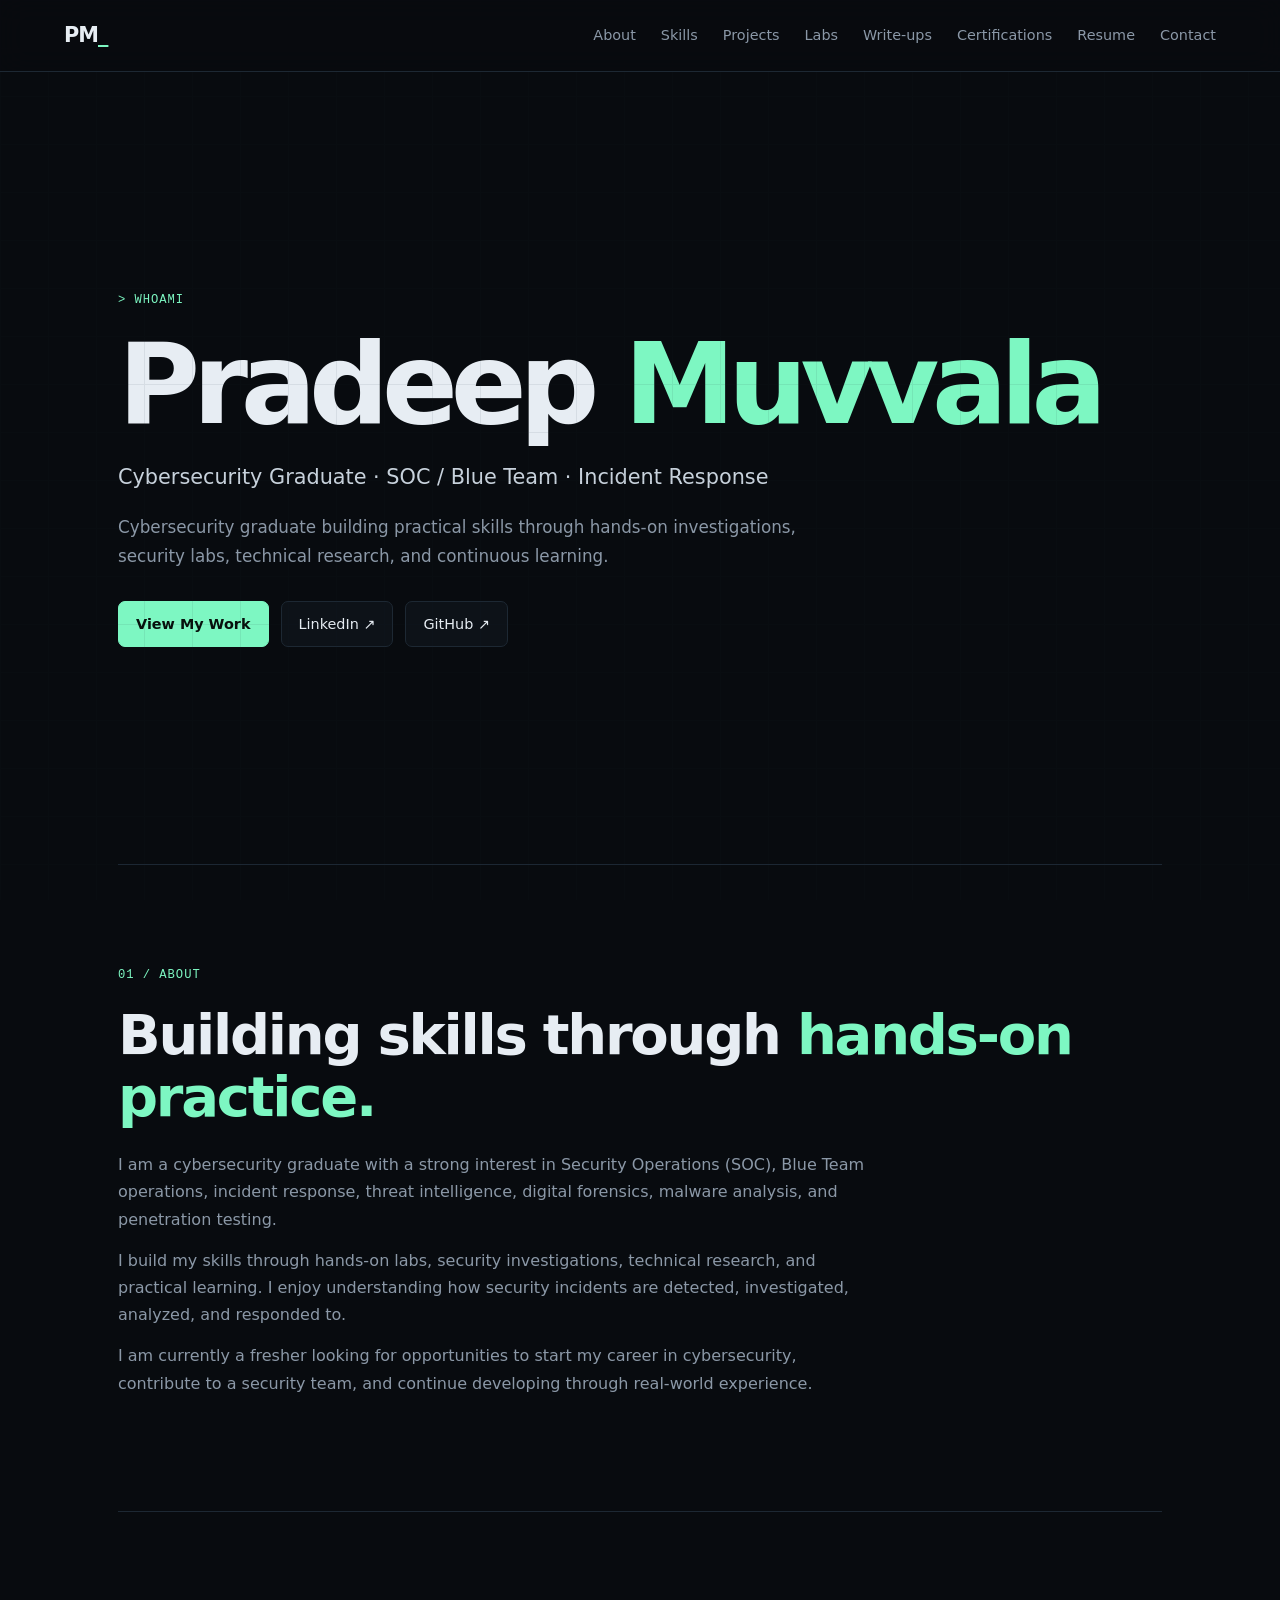
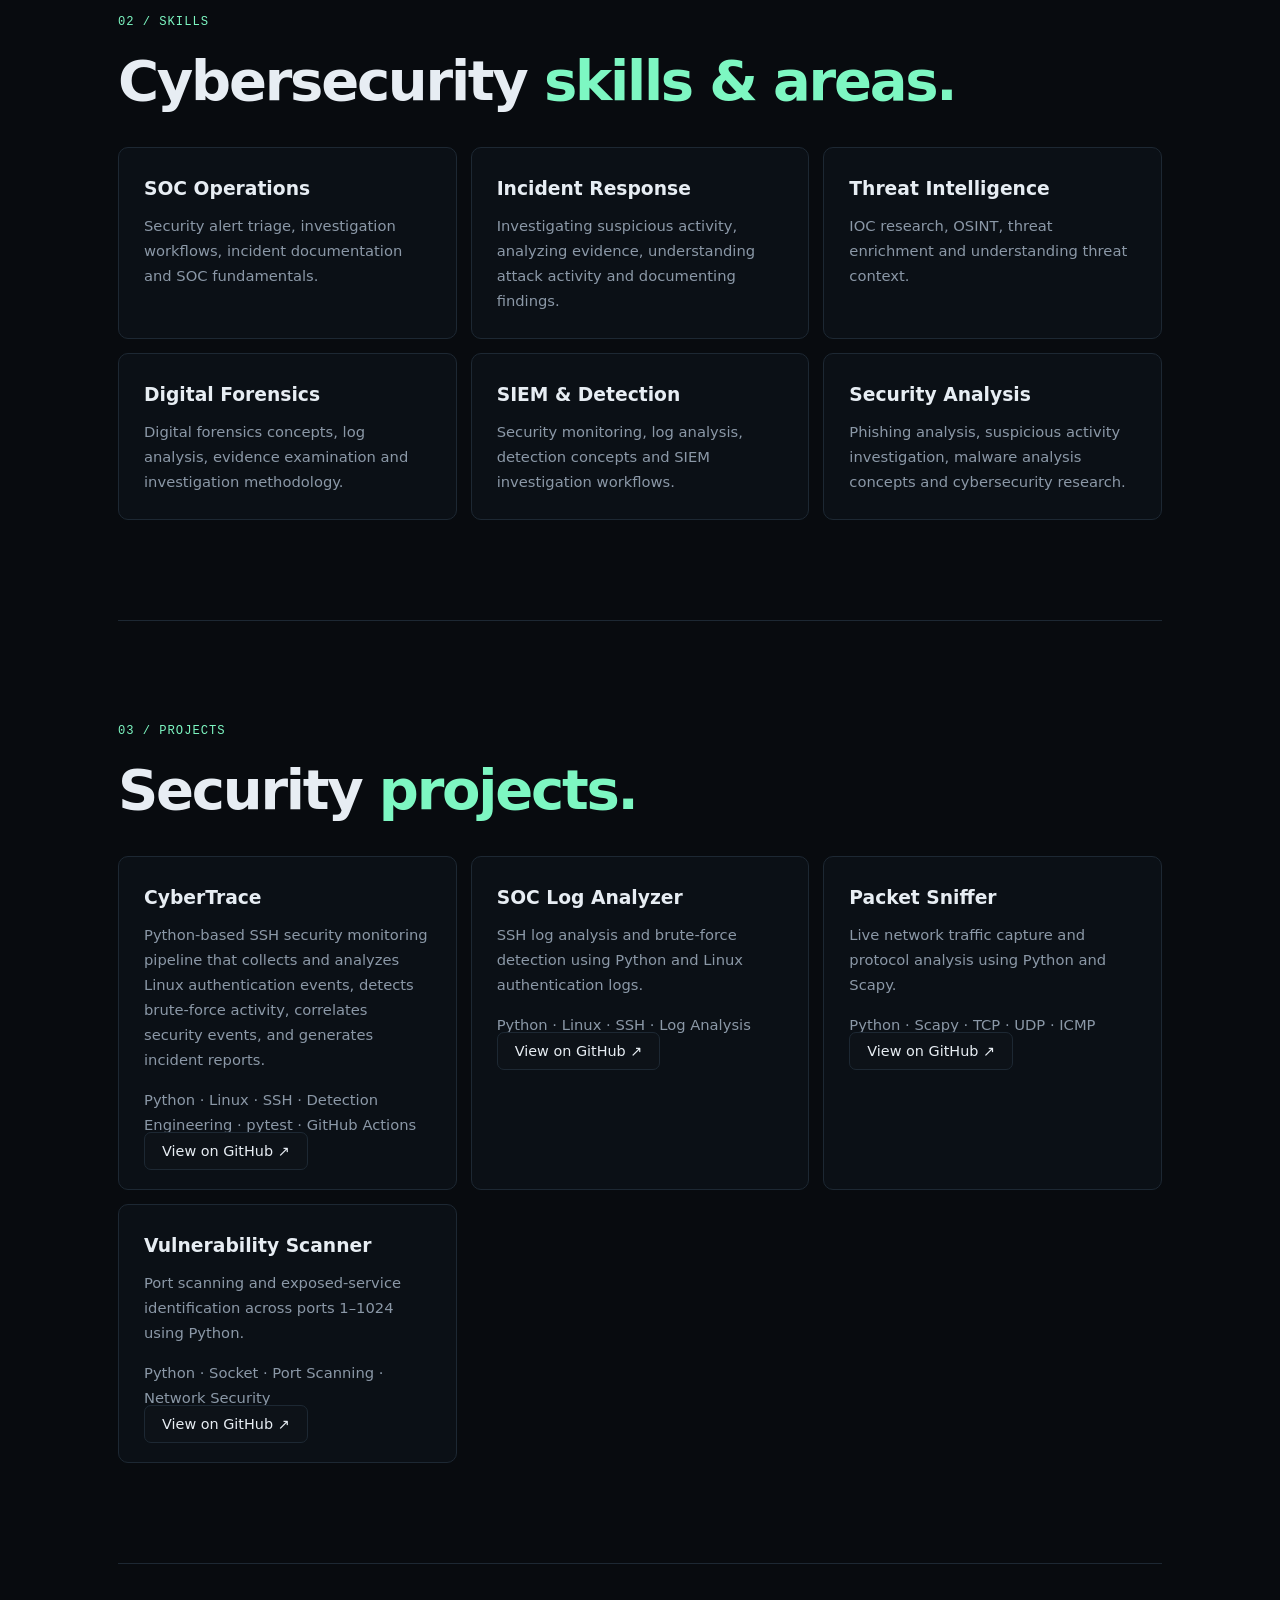
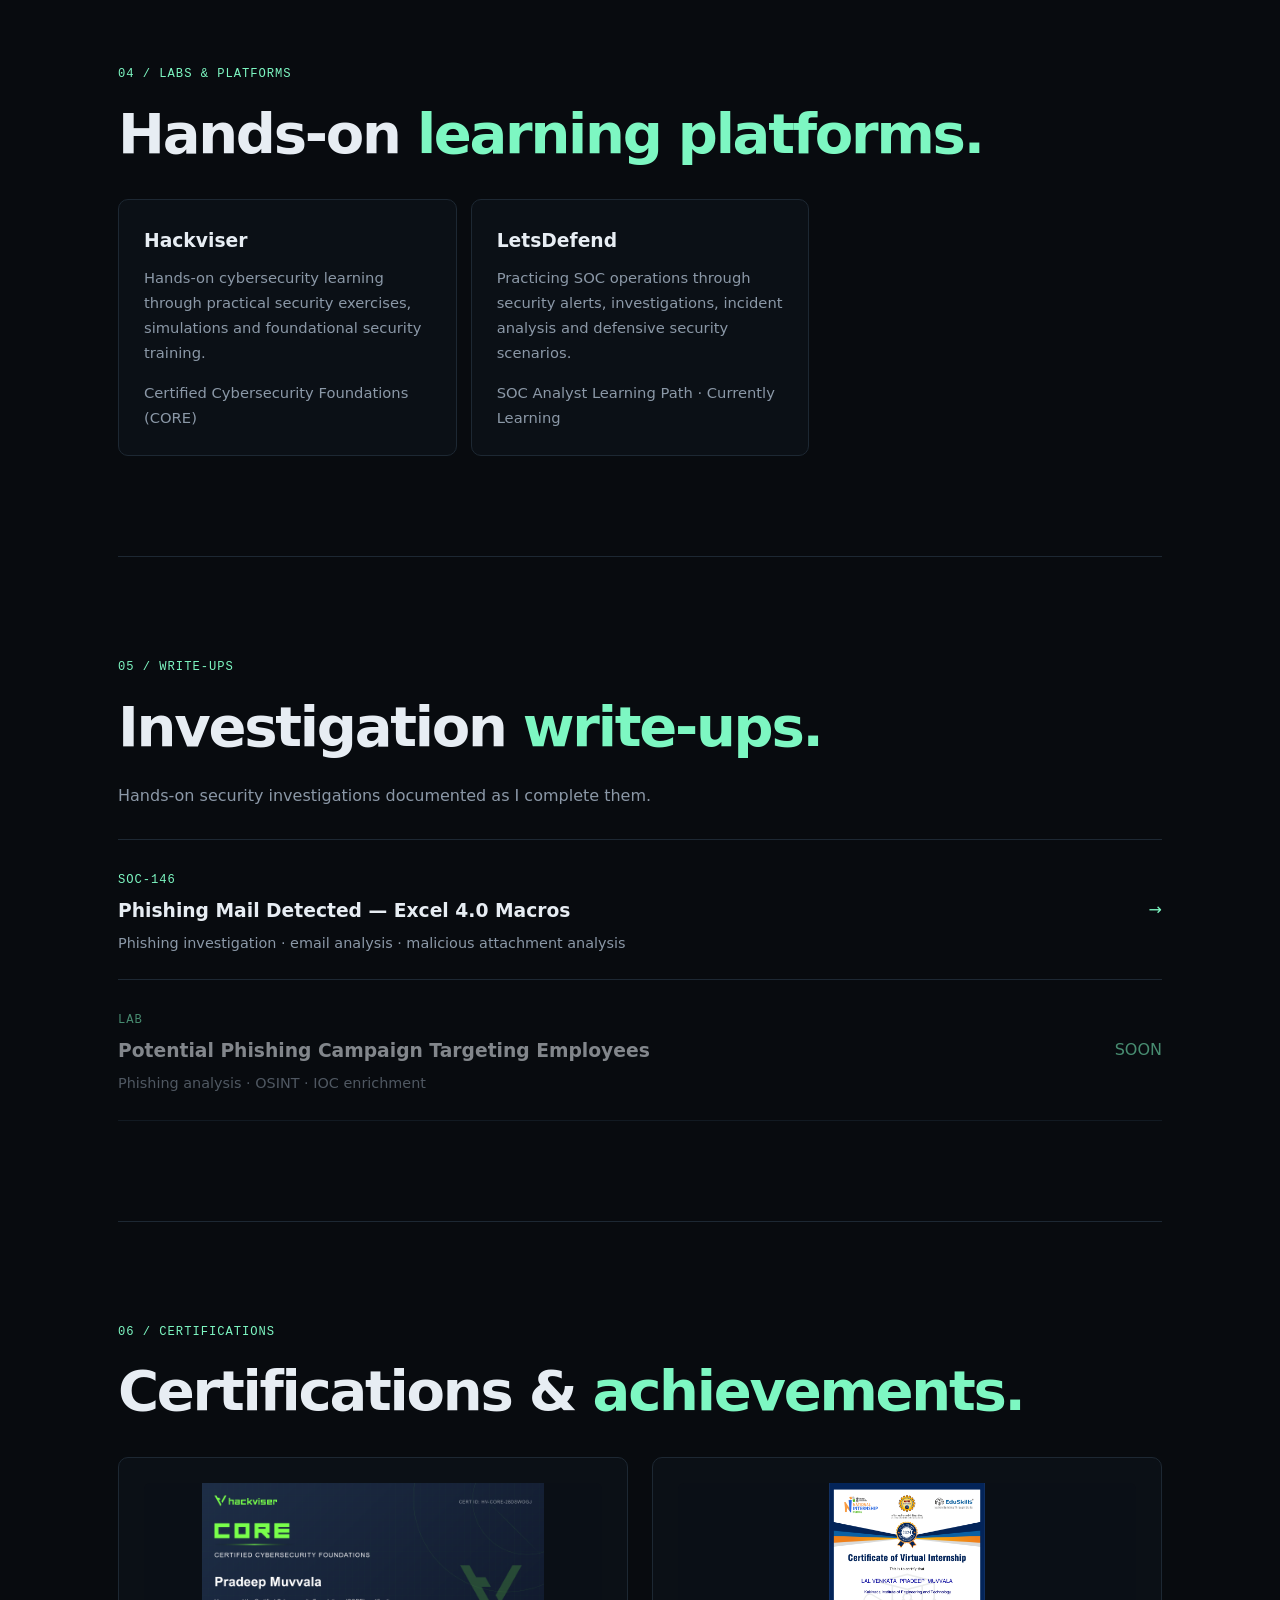
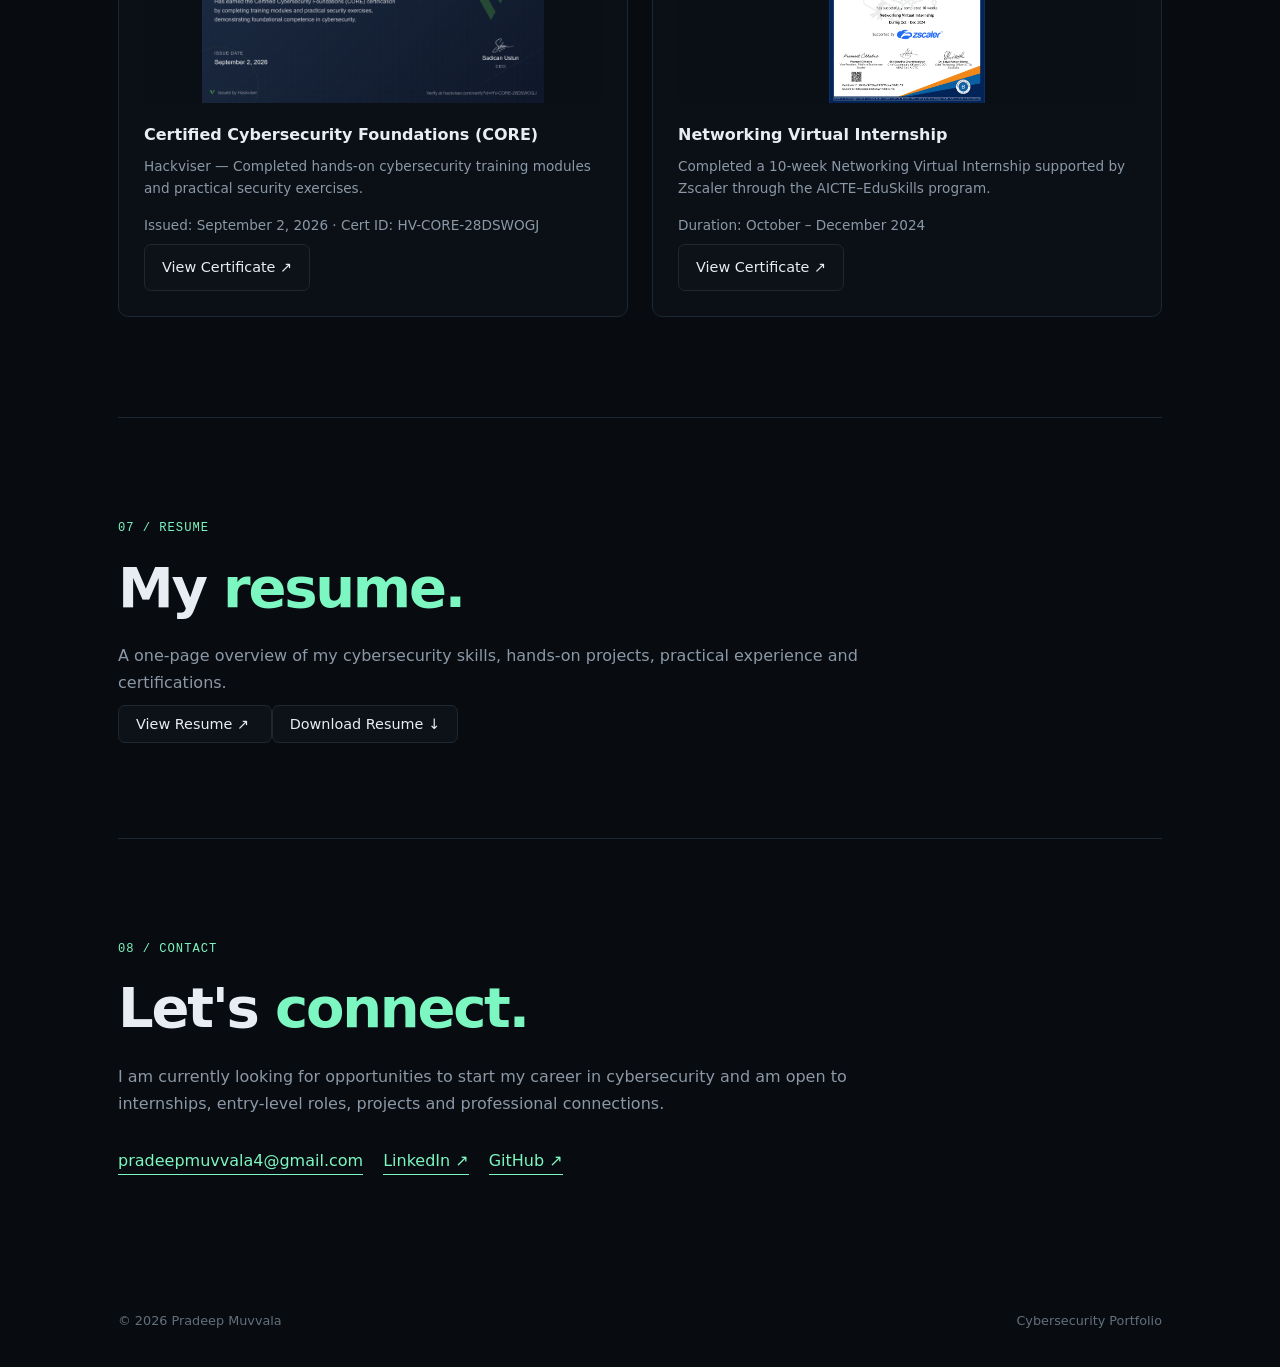
<file: index.html>
<!DOCTYPE html>
<html lang="en">
<head>
  <meta charset="UTF-8">
  <meta name="viewport" content="width=device-width, initial-scale=1.0">

  <meta
    name="description"
    content="Pradeep Muvvala - Cybersecurity Graduate | SOC | Blue Team | Incident Response"
  >

  <title>Pradeep Muvvala | Cybersecurity Portfolio</title>

  <link rel="stylesheet" href="assets/style.css">
</head>

<body>

  <!-- ================= NAVIGATION ================= -->

  <header class="nav">

    <a class="logo" href="#home">
      PM<span>_</span>
    </a>

    <nav>
      <a href="#about">About</a>
      <a href="#skills">Skills</a>
      <a href="#projects">Projects</a>
      <a href="#labs">Labs</a>
      <a href="#writeups">Write-ups</a>
      <a href="#certifications">Certifications</a>
      <a href="#resume">Resume</a>
      <a href="#contact">Contact</a>
    </nav>

  </header>


  <main>

    <!-- ================= HERO ================= -->

    <section id="home" class="hero">

      <div class="terminal-tag">
        &gt; whoami
      </div>

      <h1>
        Pradeep <span>Muvvala</span>
      </h1>

      <p class="headline">
        Cybersecurity Graduate · SOC / Blue Team · Incident Response
      </p>

      <p class="intro">
        Cybersecurity graduate building practical skills through hands-on
        investigations, security labs, technical research, and continuous learning.
      </p>

      <div class="buttons">

        <a class="btn primary" href="#projects">
          View My Work
        </a>

        <a
          class="btn"
          href="https://www.linkedin.com/in/pradeep-muvvala-a48361375/"
          target="_blank"
          rel="noopener"
        >
          LinkedIn ↗
        </a>

        <a
          class="btn"
          href="https://github.com/mlvenkatapradeep"
          target="_blank"
          rel="noopener"
        >
          GitHub ↗
        </a>

      </div>

    </section>


    <!-- ================= ABOUT ================= -->

    <section id="about" class="section">

      <div class="section-label">
        01 / ABOUT
      </div>

      <h2>
        Building skills through
        <span>hands-on practice.</span>
      </h2>

      <p>
        I am a cybersecurity graduate with a strong interest in Security
        Operations (SOC), Blue Team operations, incident response, threat
        intelligence, digital forensics, malware analysis, and penetration testing.
      </p>

      <p>
        I build my skills through hands-on labs, security investigations,
        technical research, and practical learning. I enjoy understanding how
        security incidents are detected, investigated, analyzed, and responded to.
      </p>

      <p>
        I am currently a fresher looking for opportunities to start my career
        in cybersecurity, contribute to a security team, and continue developing
        through real-world experience.
      </p>

    </section>


    <!-- ================= SKILLS ================= -->

<section id="skills" class="section">

  <div class="section-label">
    02 / SKILLS
  </div>

  <h2>
    Cybersecurity
    <span>skills & areas.</span>
  </h2>

  <div class="grid cards">

    <article class="card">
      <h3>SOC Operations</h3>
      <p>
        Security alert triage, investigation workflows,
        incident documentation and SOC fundamentals.
      </p>
    </article>

    <article class="card">
      <h3>Incident Response</h3>
      <p>
        Investigating suspicious activity, analyzing evidence,
        understanding attack activity and documenting findings.
      </p>
    </article>

    <article class="card">
      <h3>Threat Intelligence</h3>
      <p>
        IOC research, OSINT, threat enrichment and
        understanding threat context.
      </p>
    </article>

    <article class="card">
      <h3>Digital Forensics</h3>
      <p>
        Digital forensics concepts, log analysis,
        evidence examination and investigation methodology.
      </p>
    </article>

    <article class="card">
      <h3>SIEM & Detection</h3>
      <p>
        Security monitoring, log analysis,
        detection concepts and SIEM investigation workflows.
      </p>
    </article>

    <article class="card">
      <h3>Security Analysis</h3>
      <p>
        Phishing analysis, suspicious activity investigation,
        malware analysis concepts and cybersecurity research.
      </p>
    </article>

  </div>

</section>


    <!-- ================= PROJECTS ================= -->

<section id="projects" class="section">

  <div class="section-label">
    03 / PROJECTS
  </div>

  <h2>
    Security
    <span>projects.</span>
  </h2>

  <div class="grid cards">

    <!-- CYBERTRACE -->

    <article class="card">

      <h3>
        CyberTrace
      </h3>

      <p>
        Python-based SSH security monitoring pipeline that collects and
        analyzes Linux authentication events, detects brute-force activity,
        correlates security events, and generates incident reports.
      </p>

      <p class="muted">
        Python · Linux · SSH · Detection Engineering · pytest · GitHub Actions
      </p>

      <a
        class="btn secondary"
        href="https://github.com/mlvenkatapradeep/CyberTrace"
        target="_blank"
        rel="noopener noreferrer">
        View on GitHub ↗
      </a>

    </article>


    <!-- SOC LOG ANALYZER -->

    <article class="card">

      <h3>
        SOC Log Analyzer
      </h3>

      <p>
        SSH log analysis and brute-force detection using Python and Linux
        authentication logs.
      </p>

      <p class="muted">
        Python · Linux · SSH · Log Analysis
      </p>

      <a
        class="btn secondary"
        href="https://github.com/mlvenkatapradeep/soc-log-analyzer"
        target="_blank"
        rel="noopener noreferrer">
        View on GitHub ↗
      </a>

    </article>


    <!-- PACKET SNIFFER -->

    <article class="card">

      <h3>
        Packet Sniffer
      </h3>

      <p>
        Live network traffic capture and protocol analysis using Python
        and Scapy.
      </p>

      <p class="muted">
        Python · Scapy · TCP · UDP · ICMP
      </p>

      <a
        class="btn secondary"
        href="https://github.com/mlvenkatapradeep/packet-sniffer"
        target="_blank"
        rel="noopener noreferrer">
        View on GitHub ↗
      </a>

    </article>


    <!-- VULNERABILITY SCANNER -->

    <article class="card">

      <h3>
        Vulnerability Scanner
      </h3>

      <p>
        Port scanning and exposed-service identification across ports
        1–1024 using Python.
      </p>

      <p class="muted">
        Python · Socket · Port Scanning · Network Security
      </p>

      <a
        class="btn secondary"
        href="https://github.com/mlvenkatapradeep/vulnerability-scanner"
        target="_blank"
        rel="noopener noreferrer">
        View on GitHub ↗
      </a>

    </article>

  </div>

</section>

    <!-- ================= LABS & PLATFORMS ================= -->
<section id="labs" class="section">
  <div class="section-label">04 / LABS & PLATFORMS</div>

  <h2>Hands-on <span>learning platforms.</span></h2>

  <div class="grid cards">

    <article class="card">
      <h3>Hackviser</h3>
      <p>
        Hands-on cybersecurity learning through practical security
        exercises, simulations and foundational security training.
      </p>
      <p class="muted">
        Certified Cybersecurity Foundations (CORE)
      </p>
    </article>

    <article class="card">
      <h3>LetsDefend</h3>
      <p>
        Practicing SOC operations through security alerts, investigations,
        incident analysis and defensive security scenarios.
      </p>
      <p class="muted">
        SOC Analyst Learning Path · Currently Learning
      </p>
    </article>

  </div>
</section>

    <!-- ================= WRITE-UPS ================= -->

<section id="writeups" class="section">

  <div class="section-label">
    05 / WRITE-UPS
  </div>

  <h2>
    Investigation
    <span>write-ups.</span>
  </h2>

  <p class="section-intro">
    Hands-on security investigations documented as I complete them.
  </p>

  <div class="writeup-list">

    <!-- WRITE-UP 1 -->

<a
  href="writeups/soc146-phishing-investigation/"
  class="writeup"
>

  <div>

    <span class="tag">
      SOC-146
    </span>

    <h3>
      Phishing Mail Detected — Excel 4.0 Macros
    </h3>

    <p>
      Phishing investigation · email analysis · malicious attachment analysis
    </p>

  </div>

  <span>
    →
  </span>

</a>

    <!-- WRITE-UP 2 -->

    <div class="writeup disabled">

      <div>

        <span class="tag">
          LAB
        </span>

        <h3>
          Potential Phishing Campaign Targeting Employees
        </h3>

        <p>
          Phishing analysis · OSINT · IOC enrichment
        </p>

      </div>

      <span>
        SOON
      </span>

    </div>

  </div>

</section>


    <!-- ================= CERTIFICATIONS ================= -->

    <section id="certifications" class="section">
  <div class="section-label">06 / CERTIFICATIONS</div>

  <h2>Certifications & <span>achievements.</span></h2>

  <div class="grid cards">

    <!-- Hackviser -->
    <article class="card certificate-card">
      <a href="assets/certificates/hackviser-certificate.png"
         target="_blank"
         rel="noopener noreferrer">
        <img
          src="assets/certificates/hackviser-certificate.png"
          alt="Hackviser Certified Cybersecurity Foundations CORE certificate">
      </a>

      <h3>Certified Cybersecurity Foundations (CORE)</h3>

      <p>
        Hackviser — Completed hands-on cybersecurity training modules
        and practical security exercises.
      </p>

      <p class="muted">
        Issued: September 2, 2026 · Cert ID: HV-CORE-28DSWOGJ
      </p>

      <a
        class="btn secondary"
        href="assets/certificates/hackviser-certificate.png"
        target="_blank"
        rel="noopener noreferrer">
        View Certificate ↗
      </a>
    </article>


    <!-- Zscaler / EduSkills -->
    <article class="card certificate-card">
      <a href="assets/certificates/zscaler-internship-certificate.png"
         target="_blank"
         rel="noopener noreferrer">
        <img
          src="assets/certificates/zscaler-internship-certificate.png"
          alt="Zscaler-supported Networking Virtual Internship certificate">
      </a>

      <h3>Networking Virtual Internship</h3>

      <p>
        Completed a 10-week Networking Virtual Internship supported by
        Zscaler through the AICTE–EduSkills program.
      </p>

      <p class="muted">
        Duration: October – December 2024
      </p>

      <a
        class="btn secondary"
        href="assets/certificates/zscaler-internship-certificate.png"
        target="_blank"
        rel="noopener noreferrer">
        View Certificate ↗
      </a>
    </article>

  </div>
</section>



    <!-- ================= RESUME ================= -->

<section id="resume" class="section">

  <div class="section-label">
    07 / RESUME
  </div>

  <h2>
    My
    <span>resume.</span>
  </h2>

  <p class="section-intro">
    A one-page overview of my cybersecurity skills, hands-on projects,
    practical experience and certifications.
  </p>

  <div class="resume-actions">

    <a class="btn"
       href="assets/pradeep_resume.pdf"
       target="_blank"
       rel="noopener noreferrer">
      View Resume ↗
    </a>

    <a class="btn secondary"
       href="assets/pradeep_resume.pdf"
       download>
      Download Resume ↓
    </a>

  </div>

</section>


    <!-- ================= CONTACT ================= -->

    <section id="contact" class="section contact">

      <div class="section-label">
        08 / CONTACT
      </div>

      <h2>
        Let's
        <span>connect.</span>
      </h2>

      <p>
        I am currently looking for opportunities to start my career in
        cybersecurity and am open to internships, entry-level roles,
        projects and professional connections.
      </p>


      <div class="contact-links">

        <a href="mailto:pradeepmuvvala4@gmail.com">
          pradeepmuvvala4@gmail.com
        </a>

        <a
          href="https://www.linkedin.com/in/pradeep-muvvala-a48361375/"
          target="_blank"
          rel="noopener"
        >
          LinkedIn ↗
        </a>

        <a
          href="https://github.com/mlvenkatapradeep"
          target="_blank"
          rel="noopener"
        >
          GitHub ↗
        </a>

      </div>

    </section>

  </main>


  <!-- ================= FOOTER ================= -->

  <footer>

    <span>
      © 2026 Pradeep Muvvala
    </span>

    <span>
      Cybersecurity Portfolio
    </span>

  </footer>


</body>
</html>
</file>
<file: assets/style.css>
*{box-sizing:border-box;margin:0;padding:0}
:root{--bg:#080b0f;--panel:#0d1218;--text:#e7edf3;--muted:#8b98a7;--line:#1d2833;--accent:#7df7c2;--accent2:#58d6ff}
html{scroll-behavior:smooth}
body{font-family:Inter,ui-sans-serif,system-ui,-apple-system,BlinkMacSystemFont,"Segoe UI",sans-serif;background:var(--bg);color:var(--text);line-height:1.7}
body:before{content:"";position:fixed;inset:0;pointer-events:none;opacity:.08;background-image:linear-gradient(var(--line) 1px,transparent 1px),linear-gradient(90deg,var(--line) 1px,transparent 1px);background-size:48px 48px}
a{color:inherit;text-decoration:none}
.nav{position:sticky;top:0;z-index:10;display:flex;justify-content:space-between;align-items:center;padding:18px max(5vw,24px);background:rgba(8,11,15,.88);backdrop-filter:blur(14px);border-bottom:1px solid var(--line)}
.logo{font-weight:900;font-size:1.3rem;letter-spacing:-1px}.logo span{color:var(--accent)}
.nav nav{display:flex;gap:25px}.nav nav a{color:var(--muted);font-size:.9rem}.nav nav a:hover{color:var(--accent)}
main{max-width:1100px;margin:auto;padding:0 28px}
.hero{min-height:88vh;display:flex;flex-direction:column;justify-content:center;padding:80px 0}
.terminal-tag,.section-label,.project-meta,.tag{font-family:ui-monospace,SFMono-Regular,Menlo,monospace;color:var(--accent);letter-spacing:.08em;text-transform:uppercase;font-size:.76rem}
.hero h1{font-size:clamp(3.2rem,9vw,7rem);line-height:.98;letter-spacing:-.065em;margin:20px 0}.hero h1 span,h2 span{color:var(--accent)}
.headline{font-size:1.3rem;color:#c8d2dc;margin-bottom:18px}.intro{max-width:680px;color:var(--muted);font-size:1.05rem}
.buttons{display:flex;gap:12px;flex-wrap:wrap;margin-top:30px}.btn{border:1px solid var(--line);padding:10px 17px;border-radius:7px;background:var(--panel);font-size:.9rem}.btn:hover{border-color:var(--accent);transform:translateY(-1px)}.btn.primary{background:var(--accent);color:#07100c;border-color:var(--accent);font-weight:800}
.section{padding:100px 0;border-top:1px solid var(--line)}.section-label{margin-bottom:18px}.section h2{font-size:clamp(2rem,5vw,3.5rem);line-height:1.1;letter-spacing:-.04em;margin-bottom:24px}.section>p{max-width:760px;color:var(--muted);margin-bottom:14px}
.grid{display:grid;grid-template-columns:repeat(3,1fr);gap:14px}.cards{margin-top:35px}.card,.project{background:rgba(13,18,24,.75);border:1px solid var(--line);padding:25px;border-radius:10px}.card h3,.project h3{margin-bottom:8px}.card p,.project p{color:var(--muted);font-size:.92rem}
.projects{margin-top:35px}.project{min-height:245px;display:flex;flex-direction:column}.project-meta{margin-bottom:25px}.project a{margin-top:auto;color:var(--accent)}.coming{margin-top:auto;color:#657280;font-size:.85rem}
.writeup-list{margin-top:30px;border-top:1px solid var(--line)}.writeup{display:flex;justify-content:space-between;gap:20px;align-items:center;padding:24px 0;border-bottom:1px solid var(--line)}.writeup h3{margin:4px 0}.writeup p{color:var(--muted);font-size:.9rem}.writeup>span{color:var(--accent)}.disabled{opacity:.55}
.cert{margin-top:30px;border:1px solid var(--line);background:var(--panel);padding:28px;display:flex;justify-content:space-between;align-items:center;border-radius:10px}.cert h3{margin:8px 0}.cert p{color:var(--muted)}.cert-mark{font-size:2rem;color:var(--accent)}.muted{color:var(--muted)!important;font-size:.9rem;margin-top:15px}
.resume code{color:var(--accent);font-family:ui-monospace,monospace}.contact-links{display:flex;gap:20px;flex-wrap:wrap;margin-top:30px}.contact-links a{color:var(--accent);border-bottom:1px solid var(--accent)}
footer{max-width:1100px;margin:auto;padding:35px 28px;color:#63707d;font-size:.8rem;display:flex;justify-content:space-between;gap:20px}
@media(max-width:800px){.nav nav{display:none}.grid{grid-template-columns:1fr 1fr}.hero{min-height:75vh}}
@media(max-width:560px){.grid{grid-template-columns:1fr}.hero h1{font-size:3.5rem}.section{padding:75px 0}footer{flex-direction:column}}
/* ===== CERTIFICATION LAYOUT FIX ===== */

#certifications .grid.cards {
  display: grid;
  grid-template-columns: repeat(2, minmax(0, 1fr));
  gap: 24px;
  width: 100%;
}

#certifications .certificate-card {
  min-width: 0;
  overflow: hidden;
}

#certifications .certificate-card a:first-child {
  display: block;
  width: 100%;
}

#certifications .certificate-card img {
  display: block;
  width: 100%;
  height: 220px;
  object-fit: contain;
  object-position: center;
  background: #0a0f16;
  border-radius: 6px;
  margin: 0 0 18px 0;
}

#certifications .certificate-card h3 {
  font-size: 1rem;
  margin: 0 0 8px 0;
}

#certifications .certificate-card p {
  font-size: 0.85rem;
  line-height: 1.6;
}

#certifications .certificate-card .btn {
  display: inline-block;
  margin-top: 8px;
}

/* Mobile */
@media (max-width: 800px) {
  #certifications .grid.cards {
    grid-template-columns: 1fr;
  }

  #certifications .certificate-card img {
    height: 220px;
  }
}
</file>
